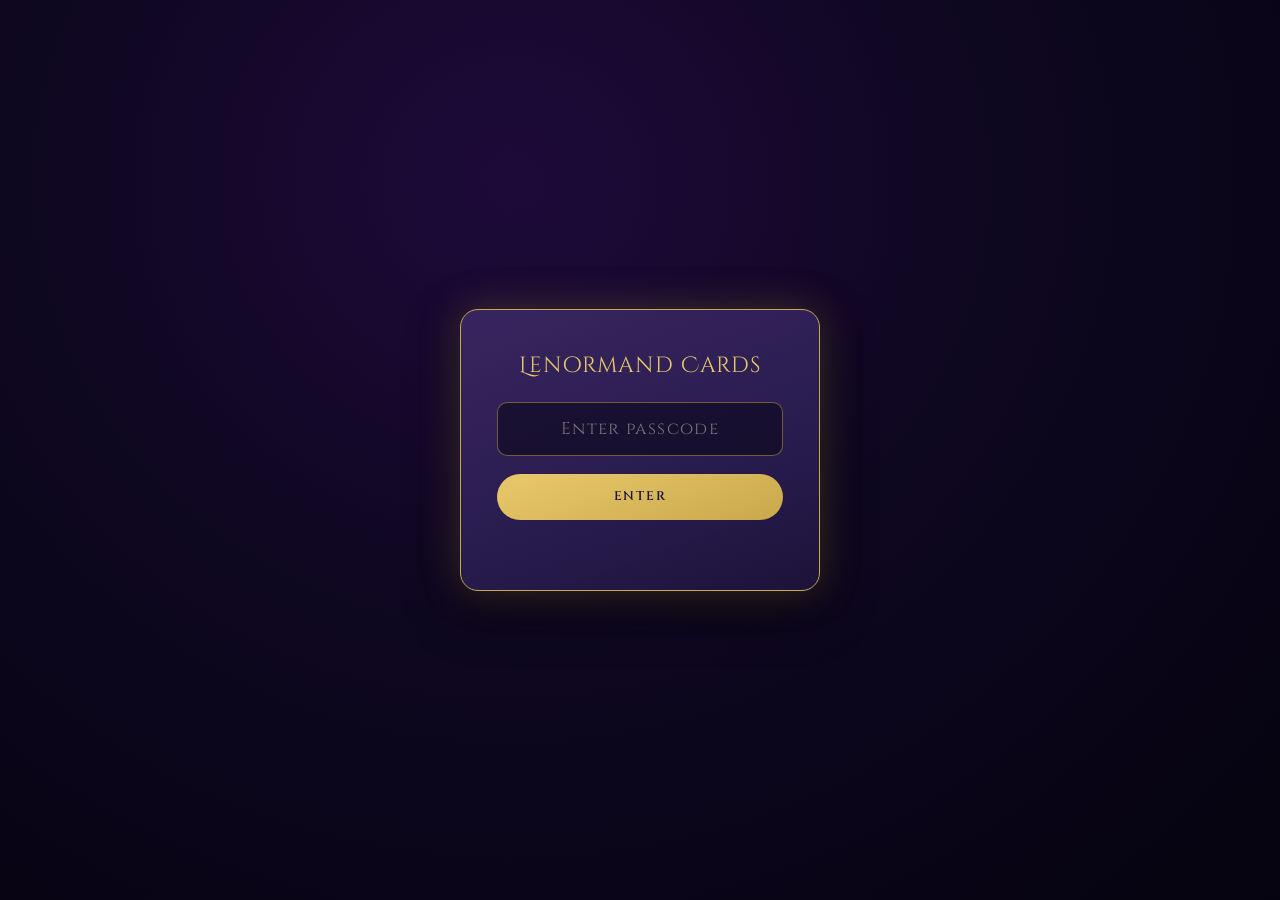
<file: index.html>
<!doctype html>
<html lang="en-GB">
  <head>
    <meta charset="utf-8">
    <meta name="viewport" content="width=device-width, initial-scale=1">
    <meta name="theme-color" content="#0e0720">
    <meta name="description" content="Lenormand Cards — a 36-card Lenormand oracle reading app, read by neighbouring combinations.">
    <title>Lenormand Cards</title>
    <link rel="manifest" href="manifest.json">
    <link rel="icon" href="icons/icon-192.png">
    <link rel="apple-touch-icon" href="icons/icon-512.png">
    <link rel="preconnect" href="https://fonts.googleapis.com">
    <link rel="preconnect" href="https://fonts.gstatic.com" crossorigin>
    <link href="https://fonts.googleapis.com/css2?family=Cinzel+Decorative:wght@400;700&family=Cinzel:wght@400;600&family=Cormorant+Garamond:ital,wght@0,400;0,600;1,400;1,500&display=swap" rel="stylesheet">
    <link rel="stylesheet" href="styles.css">
  </head>
  <body class="is-locked">
    <div class="gate" id="gate">
      <form class="gate-box" id="gate-form">
        <p class="gate-title">Lenormand Cards</p>
        <input class="gate-input" id="gate-input" type="password" placeholder="Enter passcode" autocomplete="off" autocapitalize="off" spellcheck="false">
        <button class="gate-btn" type="submit">Enter</button>
        <p class="gate-error" id="gate-error"></p>
      </form>
    </div>
    <script>
      (function () {
        var CODE = "lenormand44";
        var KEY = "lenormand-unlocked";
        if (localStorage.getItem(KEY) === "yes") document.body.classList.remove("is-locked");
        document.getElementById("gate-form").addEventListener("submit", function (e) {
          e.preventDefault();
          var input = document.getElementById("gate-input");
          var err = document.getElementById("gate-error");
          if (input.value.trim().toLowerCase() === CODE) {
            localStorage.setItem(KEY, "yes");
            document.body.classList.remove("is-locked");
          } else { err.textContent = "Not quite, try again."; input.value = ""; input.focus(); }
        });
      })();
    </script>
    <div id="sky"></div>
    <header class="app-header">
      <div>
        <p class="eyebrow">36-card Lenormand oracle</p>
        <h1>Lenormand Cards</h1>
      </div>
      <nav class="main-nav" aria-label="Main">
        <a href="#/home">Home</a>
        <a href="#/daily">Daily</a>
        <a href="#/three-card">3-Card</a>
        <a href="#/significator">Significator</a>
        <a href="#/tableau">Tableau</a>
        <a href="#/deck">Deck</a>
        <a href="about.html">About</a>
      </nav>
    </header>

    <main id="app-root"></main>

    <footer class="app-footer">
      <p>Lenormand Cards works offline once loaded, and reads upright only — Lenormand is traditionally not read reversed.</p>
    </footer>

    <script src="data.js"></script>
    <script src="reading.js"></script>
    <script src="app.js"></script>
  </body>
</html>
</file>
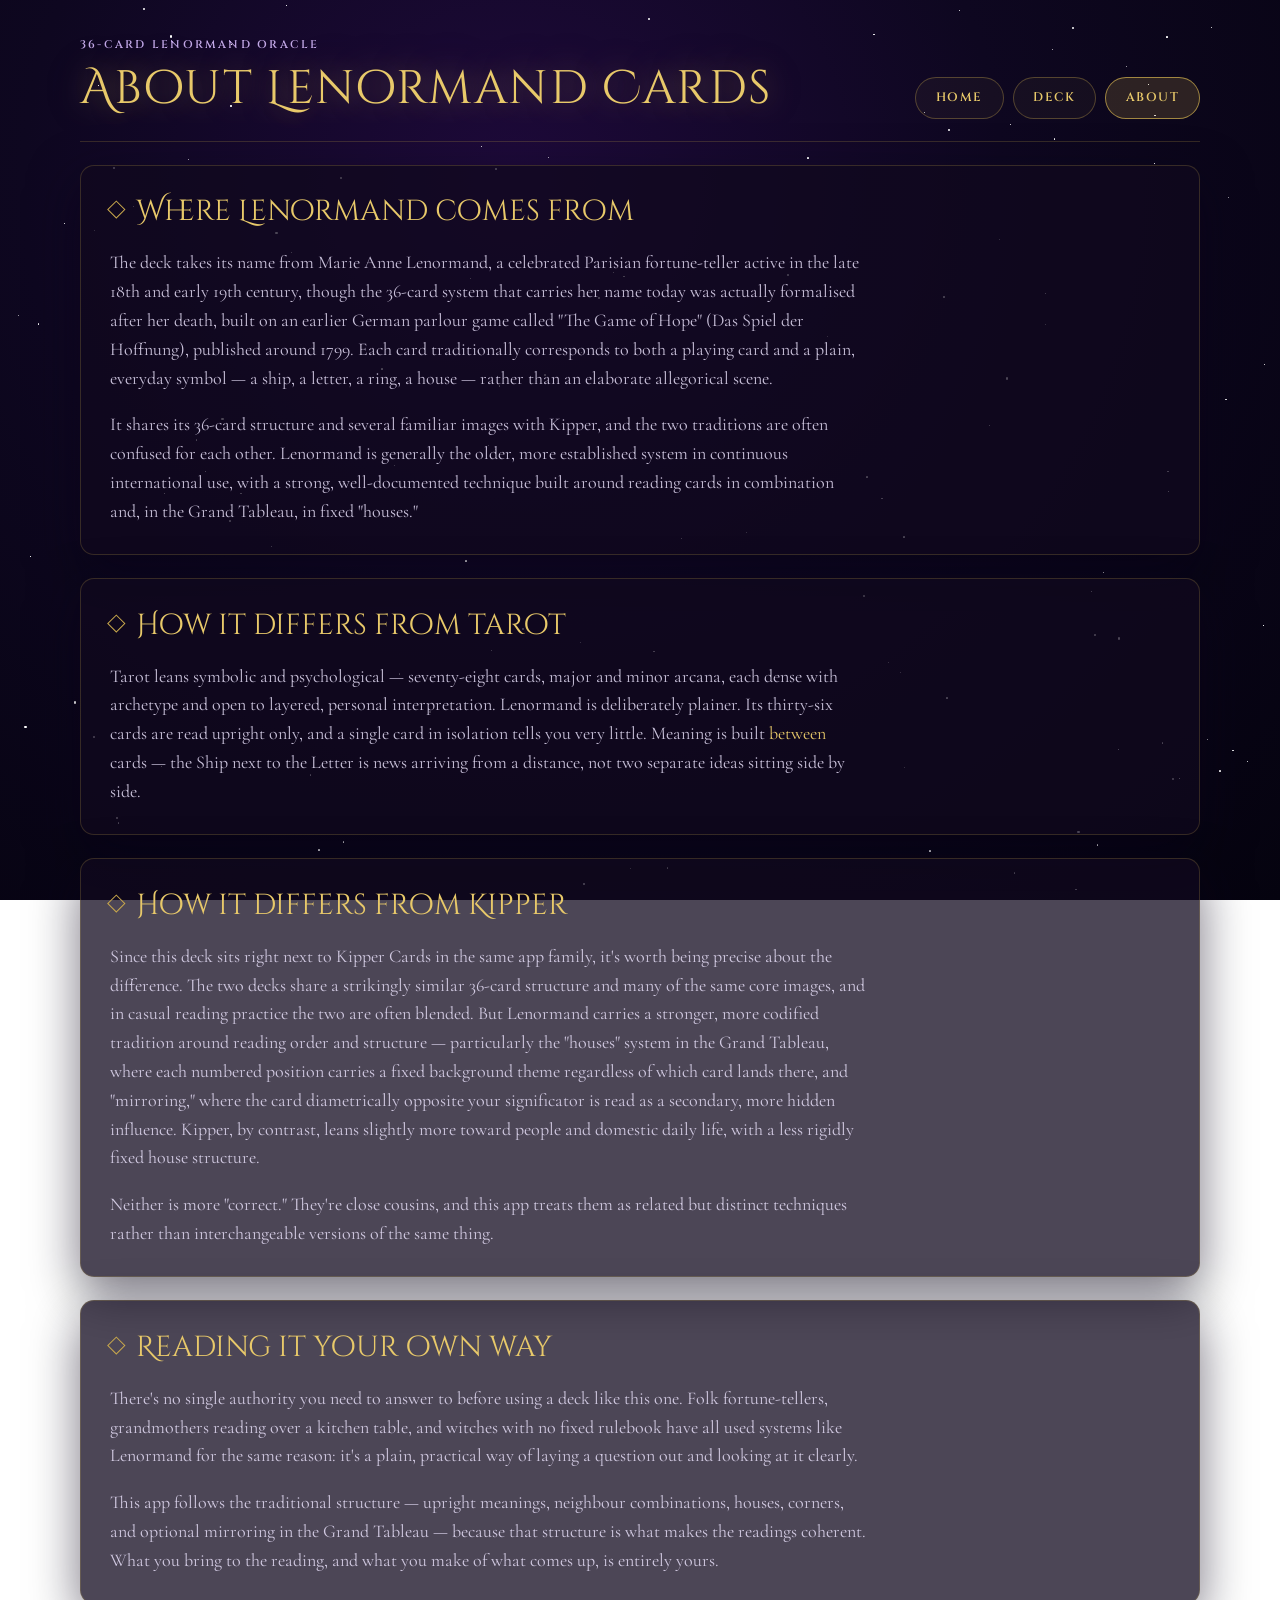
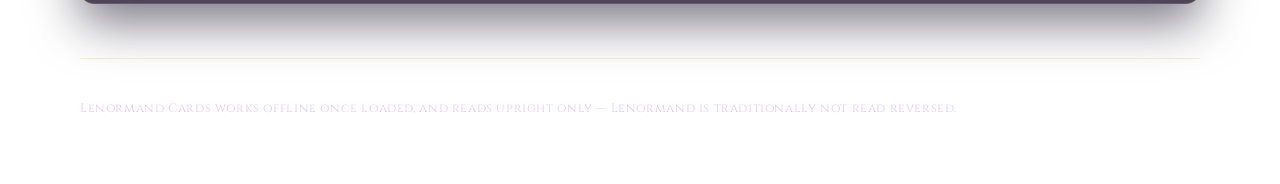
<file: about.html>
<!doctype html>
<html lang="en-GB">
  <head>
    <meta charset="utf-8">
    <meta name="viewport" content="width=device-width, initial-scale=1">
    <meta name="theme-color" content="#0e0720">
    <meta name="description" content="About Lenormand Cards — where the deck comes from and how it differs from tarot and Kipper.">
    <title>About Lenormand Cards</title>
    <link rel="manifest" href="manifest.json">
    <link rel="icon" href="icons/icon-192.png">
    <link rel="apple-touch-icon" href="icons/icon-512.png">
    <link rel="preconnect" href="https://fonts.googleapis.com">
    <link rel="preconnect" href="https://fonts.gstatic.com" crossorigin>
    <link href="https://fonts.googleapis.com/css2?family=Cinzel+Decorative:wght@400;700&family=Cinzel:wght@400;600&family=Cormorant+Garamond:ital,wght@0,400;0,600;1,400;1,500&display=swap" rel="stylesheet">
    <link rel="stylesheet" href="styles.css">
  </head>
  <body>
    <div id="sky"></div>
    <header class="app-header">
      <div>
        <p class="eyebrow">36-card Lenormand oracle</p>
        <h1>About Lenormand Cards</h1>
      </div>
      <nav class="main-nav" aria-label="Main">
        <a href="index.html#/home">Home</a>
        <a href="index.html#/deck">Deck</a>
        <a href="about.html" class="is-active">About</a>
      </nav>
    </header>

    <main>
      <section class="panel">
        <div class="section-heading">
          <span class="diamond" aria-hidden="true"></span>
          <div>
            <h2>Where Lenormand comes from</h2>
          </div>
        </div>
        <div class="about-content">
          <p>The deck takes its name from Marie Anne Lenormand, a celebrated Parisian fortune-teller active in the late 18th and early 19th century, though the 36-card system that carries her name today was actually formalised after her death, built on an earlier German parlour game called "The Game of Hope" (Das Spiel der Hoffnung), published around 1799. Each card traditionally corresponds to both a playing card and a plain, everyday symbol — a ship, a letter, a ring, a house — rather than an elaborate allegorical scene.</p>
          <p>It shares its 36-card structure and several familiar images with Kipper, and the two traditions are often confused for each other. Lenormand is generally the older, more established system in continuous international use, with a strong, well-documented technique built around reading cards in combination and, in the Grand Tableau, in fixed "houses."</p>
        </div>
      </section>

      <section class="panel">
        <div class="section-heading">
          <span class="diamond" aria-hidden="true"></span>
          <div>
            <h2>How it differs from tarot</h2>
          </div>
        </div>
        <div class="about-content">
          <p>Tarot leans symbolic and psychological — seventy-eight cards, major and minor arcana, each dense with archetype and open to layered, personal interpretation. Lenormand is deliberately plainer. Its thirty-six cards are read upright only, and a single card in isolation tells you very little. Meaning is built <em>between</em> cards — the Ship next to the Letter is news arriving from a distance, not two separate ideas sitting side by side.</p>
        </div>
      </section>

      <section class="panel">
        <div class="section-heading">
          <span class="diamond" aria-hidden="true"></span>
          <div>
            <h2>How it differs from Kipper</h2>
          </div>
        </div>
        <div class="about-content">
          <p>Since this deck sits right next to Kipper Cards in the same app family, it's worth being precise about the difference. The two decks share a strikingly similar 36-card structure and many of the same core images, and in casual reading practice the two are often blended. But Lenormand carries a stronger, more codified tradition around reading order and structure — particularly the "houses" system in the Grand Tableau, where each numbered position carries a fixed background theme regardless of which card lands there, and "mirroring," where the card diametrically opposite your significator is read as a secondary, more hidden influence. Kipper, by contrast, leans slightly more toward people and domestic daily life, with a less rigidly fixed house structure.</p>
          <p>Neither is more "correct." They're close cousins, and this app treats them as related but distinct techniques rather than interchangeable versions of the same thing.</p>
        </div>
      </section>

      <section class="panel">
        <div class="section-heading">
          <span class="diamond" aria-hidden="true"></span>
          <div>
            <h2>Reading it your own way</h2>
          </div>
        </div>
        <div class="about-content">
          <p>There's no single authority you need to answer to before using a deck like this one. Folk fortune-tellers, grandmothers reading over a kitchen table, and witches with no fixed rulebook have all used systems like Lenormand for the same reason: it's a plain, practical way of laying a question out and looking at it clearly.</p>
          <p>This app follows the traditional structure — upright meanings, neighbour combinations, houses, corners, and optional mirroring in the Grand Tableau — because that structure is what makes the readings coherent. What you bring to the reading, and what you make of what comes up, is entirely yours.</p>
        </div>
      </section>
    </main>

    <footer class="app-footer">
      <p>Lenormand Cards works offline once loaded, and reads upright only — Lenormand is traditionally not read reversed.</p>
    </footer>

    <script>
      (function buildSky() {
        const f = document.createDocumentFragment();
        for (let i = 0; i < 120; i++) {
          const s = document.createElement('div');
          s.className = 's';
          const sz = Math.random() * 2 + 0.4;
          Object.assign(s.style, {
            width: sz + 'px',
            height: sz + 'px',
            top: Math.random() * 100 + '%',
            left: Math.random() * 100 + '%',
            '--d': (Math.random() * 5 + 2) + 's',
            '--dl': (Math.random() * 7) + 's'
          });
          f.appendChild(s);
        }
        document.getElementById('sky').appendChild(f);
      })();
    </script>
  </body>
</html>
</file>
<file: styles.css>
*, *::before, *::after {
  box-sizing: border-box;
}

:root {
  --gold: #c9a84c;
  --gold2: #e8c96a;
  --mist: #e8dff5;
  --soft: #9b80c4;
  --lav: #c4aae8;
}

html {
  font-size: 18px;
}

body {
  min-height: 100vh;
  margin: 0;
  background: radial-gradient(ellipse at 40% 20%, #1e0a3a 0%, #0e0720 45%, #05030f 100%) fixed;
  font-family: 'Cormorant Garamond', serif;
  color: var(--mist);
  line-height: 1.6;
}

/* ── twinkling stars ── */

#sky {
  position: fixed;
  inset: 0;
  pointer-events: none;
  z-index: 0;
  overflow: hidden;
}

.s {
  position: absolute;
  border-radius: 50%;
  background: #fff;
  animation: tw var(--d) ease-in-out infinite var(--dl);
}

@keyframes tw {
  0%, 100% { opacity: .08; }
  50% { opacity: .9; }
}

button,
input {
  font: inherit;
}

button {
  min-height: 44px;
  cursor: pointer;
}

button:disabled {
  cursor: not-allowed;
  opacity: 0.45;
}

a {
  color: var(--gold2);
}

:focus-visible {
  outline: 2px solid var(--gold2);
  outline-offset: 3px;
}

.app-header {
  position: relative;
  z-index: 1;
  display: flex;
  align-items: end;
  justify-content: space-between;
  flex-wrap: wrap;
  gap: 1rem;
  width: min(1120px, calc(100% - 2rem));
  margin: 0 auto;
  padding: 2rem 0 1.25rem;
  border-bottom: 1px solid rgba(201, 168, 76, 0.22);
}

.eyebrow {
  margin: 0 0 0.35rem;
  font-family: 'Cinzel', serif;
  font-size: 0.62rem;
  font-weight: 600;
  letter-spacing: 0.2em;
  text-transform: uppercase;
  color: var(--lav);
}

h1, h2, h3 {
  margin: 0;
  font-family: 'Cinzel Decorative', cursive;
  font-weight: 400;
  line-height: 1.25;
}

h1 {
  font-size: clamp(1.7rem, 6vw, 2.6rem);
  color: var(--gold2);
  text-shadow: 0 0 28px rgba(200, 168, 76, 0.5), 0 0 60px rgba(140, 60, 200, 0.3);
  letter-spacing: 0.03em;
}

h2 {
  font-size: clamp(1.2rem, 4vw, 1.6rem);
  color: var(--gold2);
}

h3 {
  margin: 1.4rem 0 0.75rem;
  padding-top: 1rem;
  border-top: 1px solid rgba(201, 168, 76, 0.2);
  font-size: 1.1rem;
  color: var(--gold2);
}

main {
  position: relative;
  z-index: 1;
  display: grid;
  gap: 1.25rem;
  width: min(1120px, calc(100% - 2rem));
  margin: 0 auto;
  padding: 1.25rem 0 3rem;
}

.panel {
  padding: clamp(1.1rem, 4vw, 1.6rem);
  border: 1px solid rgba(201, 168, 76, 0.22);
  border-radius: 14px;
  background: rgba(16, 8, 30, 0.75);
  box-shadow: 0 18px 50px rgba(10, 4, 24, 0.55);
}

.section-heading {
  display: flex;
  align-items: start;
  gap: 0.75rem;
  margin-bottom: 1rem;
}

.section-heading p {
  max-width: 54rem;
  margin: 0.3rem 0 0;
  color: rgba(228, 220, 245, 0.75);
  font-size: 1.02rem;
}

.diamond {
  width: 0.7rem;
  height: 0.7rem;
  margin-top: 0.5rem;
  flex: 0 0 auto;
  border: 1px solid var(--gold);
  transform: rotate(45deg);
}

/* ── nav / pill buttons ── */

.main-nav {
  position: relative;
  z-index: 1;
  display: flex;
  flex-wrap: wrap;
  gap: 0.5rem;
}

.main-nav a,
.plain-button,
.primary-button,
.filter-button {
  display: inline-flex;
  align-items: center;
  justify-content: center;
  font-family: 'Cinzel', serif;
  font-size: 0.68rem;
  font-weight: 600;
  letter-spacing: 0.12em;
  text-transform: uppercase;
  border-radius: 24px;
  border: 1px solid rgba(201, 168, 76, 0.35);
  background: rgba(201, 168, 76, 0.05);
  color: var(--gold2);
  text-decoration: none;
  padding: 0.55rem 1.1rem;
  transition: all 0.25s ease;
}

.main-nav a:hover,
.plain-button:hover,
.primary-button:hover,
.filter-button:hover {
  background: rgba(201, 168, 76, 0.14);
  border-color: rgba(201, 168, 76, 0.7);
  box-shadow: 0 0 14px rgba(201, 168, 76, 0.18);
}

.main-nav a.is-active,
.primary-button,
.filter-button.is-active,
.plain-button[aria-pressed="true"] {
  background: rgba(201, 168, 76, 0.18);
  border-color: rgba(201, 168, 76, 0.75);
  color: var(--gold2);
}

/* ── spread chooser ── */

.spread-grid {
  display: grid;
  grid-template-columns: repeat(auto-fit, minmax(15rem, 1fr));
  gap: 0.9rem;
}

.spread-choice {
  display: grid;
  gap: 0.4rem;
  padding: 1.1rem;
  border: 1px solid rgba(201, 168, 76, 0.28);
  border-radius: 12px;
  background: linear-gradient(160deg, rgba(52, 34, 94, 0.55) 0%, rgba(26, 17, 56, 0.65) 100%);
  color: var(--mist);
  text-align: left;
  text-decoration: none;
  transition: all 0.25s ease;
}

.spread-choice:hover {
  border-color: rgba(201, 168, 76, 0.6);
  box-shadow: 0 0 20px rgba(140, 70, 220, 0.2);
  transform: translateY(-2px);
}

.spread-choice h3 {
  margin: 0;
  padding: 0;
  border: 0;
  font-size: 1.05rem;
}

.spread-choice p {
  margin: 0;
  color: rgba(228, 220, 245, 0.7);
  font-size: 0.92rem;
  font-style: italic;
}

/* ── card visuals ── */

.card-tile {
  display: grid;
  gap: 0.55rem;
  padding: 0.95rem;
  min-width: 0;
  border: 1px solid rgba(201, 168, 76, 0.4);
  border-radius: 14px;
  background: linear-gradient(160deg, #34225e 0%, #261a4a 60%, #1a1138 100%);
  box-shadow: 0 8px 34px rgba(20, 5, 50, 0.6);
}

.card-face {
  position: relative;
  display: grid;
  place-items: center;
  width: 100%;
  align-self: start;
  aspect-ratio: 3 / 4;
  border-radius: 10px;
  background: radial-gradient(ellipse at 50% 40%, rgba(120, 50, 200, 0.22), transparent 65%);
  overflow: hidden;
}

.card-meaning {
  min-width: 0;
  overflow-wrap: break-word;
}

.card-face::before {
  content: '';
  position: absolute;
  inset: 6px;
  border: 1px solid rgba(201, 168, 76, 0.2);
  border-radius: 8px;
  pointer-events: none;
}

.card-face svg {
  width: 56%;
  height: 56%;
  filter: drop-shadow(0 0 8px rgba(201, 168, 76, 0.35));
}

.card-number {
  color: rgba(201, 168, 76, 0.75);
  font-family: 'Cinzel', serif;
  font-size: 0.62rem;
  letter-spacing: 0.1em;
  text-transform: uppercase;
}

.card-name {
  font-family: 'Cinzel', serif;
  font-weight: 600;
  font-size: 0.95rem;
  letter-spacing: 0.1em;
  text-transform: uppercase;
  color: var(--gold2);
}

.card-meaning {
  margin: 0;
  color: rgba(228, 220, 245, 0.82);
  font-size: 0.95rem;
  font-style: italic;
}

.card-label {
  font-family: 'Cinzel', serif;
  font-size: 0.6rem;
  font-weight: 600;
  letter-spacing: 0.18em;
  text-transform: uppercase;
  color: var(--lav);
}

/* ── deck browser ── */

.deck-grid {
  display: grid;
  grid-template-columns: repeat(auto-fill, minmax(9.5rem, 1fr));
  gap: 0.75rem;
}

.search-input {
  width: min(100%, 32rem);
  min-height: 48px;
  padding: 0.6rem 0.85rem;
  border: 1px solid rgba(201, 168, 76, 0.3);
  border-radius: 10px;
  background: rgba(255, 255, 255, 0.04);
  color: var(--mist);
  margin: 0.5rem 0 1rem;
}

.search-input::placeholder {
  color: rgba(200, 170, 240, 0.4);
  font-style: italic;
}

/* ── spreads layout ── */

.spread-cards {
  display: grid;
  grid-template-columns: repeat(auto-fit, minmax(11rem, 1fr));
  gap: 1rem;
}

.combination-list {
  display: grid;
  gap: 0.65rem;
  margin: 1rem 0 0;
  padding: 0;
  list-style: none;
}

.combination-list li {
  padding-top: 0.65rem;
  border-top: 1px solid rgba(201, 168, 76, 0.18);
  font-style: italic;
  color: rgba(228, 220, 245, 0.85);
}

/* ── significator spread ── */

.significator-picker {
  display: flex;
  gap: 0.75rem;
  margin-bottom: 1rem;
  flex-wrap: wrap;
}

.significator-layout {
  display: grid;
  grid-template-columns: repeat(3, minmax(0, 1fr));
  grid-template-areas:
    ".    above  ."
    "left center right"
    ".    below  .";
  gap: 0.75rem;
  max-width: 40rem;
}

.significator-layout .slot-above { grid-area: above; }
.significator-layout .slot-below { grid-area: below; }
.significator-layout .slot-left { grid-area: left; }
.significator-layout .slot-right { grid-area: right; }
.significator-layout .slot-center { grid-area: center; }

/* ── grand tableau ── */

.tableau-controls {
  display: flex;
  flex-wrap: wrap;
  gap: 0.75rem;
  align-items: center;
  margin-bottom: 1rem;
}

.tableau-grid {
  display: grid;
  grid-template-columns: repeat(9, 1fr);
  gap: 0.35rem;
  overflow-x: auto;
}

.tableau-tile {
  display: grid;
  place-items: center;
  gap: 0.1rem;
  aspect-ratio: 3 / 4;
  min-width: 3.6rem;
  padding: 0.3rem 0.2rem;
  border: 1px solid rgba(201, 168, 76, 0.3);
  border-radius: 6px;
  background: linear-gradient(160deg, #2a1c4e 0%, #1a1138 100%);
  text-align: center;
  font-size: 0.7rem;
}

.tableau-tile .tile-icon {
  width: 1.5rem;
  height: 1.5rem;
}

.tableau-tile .tile-icon svg {
  width: 100%;
  height: 100%;
  color: var(--gold2);
}

.tableau-tile.is-significator {
  background: rgba(201, 168, 76, 0.28);
  box-shadow: 0 0 14px rgba(201, 168, 76, 0.5);
  border-color: var(--gold2);
}

.tableau-tile.is-near {
  background: rgba(201, 168, 76, 0.12);
  border-color: rgba(201, 168, 76, 0.5);
}

.tableau-tile.is-corner {
  border-style: dashed;
}

.tableau-tile .tile-name {
  font-family: 'Cinzel', serif;
  font-size: 0.6rem;
  letter-spacing: 0.01em;
  color: var(--gold2);
  line-height: 1.1;
  overflow: hidden;
  text-overflow: ellipsis;
  white-space: nowrap;
  max-width: 100%;
}

.tableau-tile .tile-number {
  color: rgba(200, 170, 240, 0.6);
  font-size: 0.6rem;
}

.tableau-detail {
  margin-top: 1.25rem;
  display: grid;
  gap: 0.85rem;
}

.tableau-detail p {
  margin: 0;
  color: rgba(228, 220, 245, 0.85);
}

.tableau-detail strong {
  color: var(--gold2);
  font-weight: 600;
}

/* ── about page ── */

.about-content {
  display: grid;
  gap: 1rem;
  max-width: 42rem;
}

.about-content p {
  margin: 0;
  color: rgba(228, 220, 245, 0.88);
}

.about-content em {
  color: var(--gold2);
  font-style: normal;
}

footer.app-footer {
  position: relative;
  z-index: 1;
  width: min(1120px, calc(100% - 2rem));
  margin: 0 auto;
  padding: 1.5rem 0 3rem;
  color: rgba(200, 170, 240, 0.6);
  font-family: 'Cinzel', serif;
  font-size: 0.68rem;
  letter-spacing: 0.05em;
  border-top: 1px solid rgba(201, 168, 76, 0.18);
}

.empty-state {
  margin: 0;
  padding: 1rem 0;
  border-top: 1px solid rgba(201, 168, 76, 0.18);
  color: rgba(228, 220, 245, 0.6);
}

details summary {
  font-family: 'Cinzel', serif;
  font-size: 0.62rem;
  letter-spacing: 0.08em;
  text-transform: uppercase;
  color: rgba(200, 170, 240, 0.7);
  cursor: pointer;
}

@media (max-width: 640px) {
  .app-header {
    align-items: start;
  }

  .deck-grid {
    grid-template-columns: repeat(2, minmax(0, 1fr));
  }

  .significator-layout {
    max-width: none;
    grid-template-columns: 1fr;
    grid-template-areas:
      "above"
      "left"
      "center"
      "right"
      "below";
    gap: 0.6rem;
  }

  .significator-layout .card-tile {
    grid-template-columns: 4.5rem 1fr;
    grid-template-areas:
      "face label"
      "face number"
      "face name"
      "face meaning";
    align-items: start;
    column-gap: 0.9rem;
    row-gap: 0.2rem;
    padding: 0.8rem;
  }

  .significator-layout .card-face {
    grid-area: face;
    width: 4.5rem;
    align-self: center;
  }

  .significator-layout .card-label { grid-area: label; }
  .significator-layout .card-number { grid-area: number; align-self: end; }
  .significator-layout .card-name { grid-area: name; }
  .significator-layout .card-meaning { grid-area: meaning; }
  .significator-layout .playing-card-badge { grid-column: 2; }

  .tableau-tile {
    min-width: 2.6rem;
    font-size: 0.6rem;
  }

  .tableau-tile .tile-icon {
    width: 1.1rem;
    height: 1.1rem;
  }

  .tableau-tile .tile-name {
    display: none;
  }
}

/* ── playing-card badge + toggles (Lenormand-specific extras) ── */

.toggle-row {
  display: flex;
  align-items: center;
  gap: 0.5rem;
  font-family: 'Cinzel', serif;
  font-size: 0.65rem;
  letter-spacing: 0.08em;
  text-transform: uppercase;
  color: rgba(200, 170, 240, 0.8);
  margin: 0.75rem 0;
}

.toggle-row input[type="checkbox"] {
  min-height: auto;
  width: 1rem;
  height: 1rem;
  accent-color: var(--gold);
}

.playing-card-badge {
  display: inline-flex;
  align-items: center;
  justify-content: center;
  margin-top: 0.3rem;
  padding: 0.15rem 0.5rem;
  border: 1px solid rgba(201, 168, 76, 0.35);
  border-radius: 20px;
  font-family: 'Cinzel', serif;
  font-size: 0.7rem;
  letter-spacing: 0.05em;
  color: var(--gold2);
  background: rgba(201, 168, 76, 0.08);
  width: fit-content;
}

.mirror-box {
  margin-top: 1rem;
  padding: 1rem;
  border: 1px dashed rgba(201, 168, 76, 0.4);
  border-radius: 10px;
  background: rgba(201, 168, 76, 0.06);
  font-style: italic;
  color: rgba(228, 220, 245, 0.9);
}

/* ── passcode gate (casual privacy only, not real security) ── */
body.is-locked > *:not(.gate) { display: none; }
.gate {
  display: none; position: fixed; inset: 0; z-index: 9999;
  background: radial-gradient(ellipse at 40% 20%, #1e0a3a 0%, #0e0720 45%, #05030f 100%);
  align-items: center; justify-content: center;
}
body.is-locked .gate { display: flex; }
.gate-box {
  display: flex; flex-direction: column; align-items: center; gap: 1rem;
  padding: 2.2rem 2rem;
  background: linear-gradient(160deg, #382560 0%, #281c4e 60%, #1c133a 100%);
  border: 1px solid var(--gold); border-radius: 18px;
  box-shadow: 0 0 40px rgba(201,168,76,.25), 0 18px 50px rgba(0,0,0,.55);
  width: min(90vw, 20rem);
}
.gate-title { font-family:'Cinzel Decorative',cursive; font-size:1.2rem; color:var(--gold2); text-align:center; margin:0; letter-spacing:.04em; }
.gate-input {
  width:100%; padding:.7rem .9rem; border-radius:10px;
  border:1px solid rgba(201,168,76,.5); background:rgba(5,3,15,.5);
  color:var(--mist); text-align:center; font-family:'Cinzel',serif; letter-spacing:.08em; font-size:.95rem; outline:none;
}
.gate-input:focus { border-color:var(--gold2); }
.gate-btn {
  width:100%; padding:.7rem 1.3rem; border:none; border-radius:999px;
  background:linear-gradient(160deg, #e8c96a 0%, #c9a84c 100%); color:#1c133a;
  font-family:'Cinzel',serif; font-weight:600; letter-spacing:.14em; text-transform:uppercase; font-size:.7rem; cursor:pointer; min-height:44px;
}
.gate-btn:active { opacity:.85; }
.gate-error { margin:0; min-height:1.2em; color:#e6b8d0; font-family:'Cinzel',serif; font-size:.62rem; letter-spacing:.1em; }
</file>
